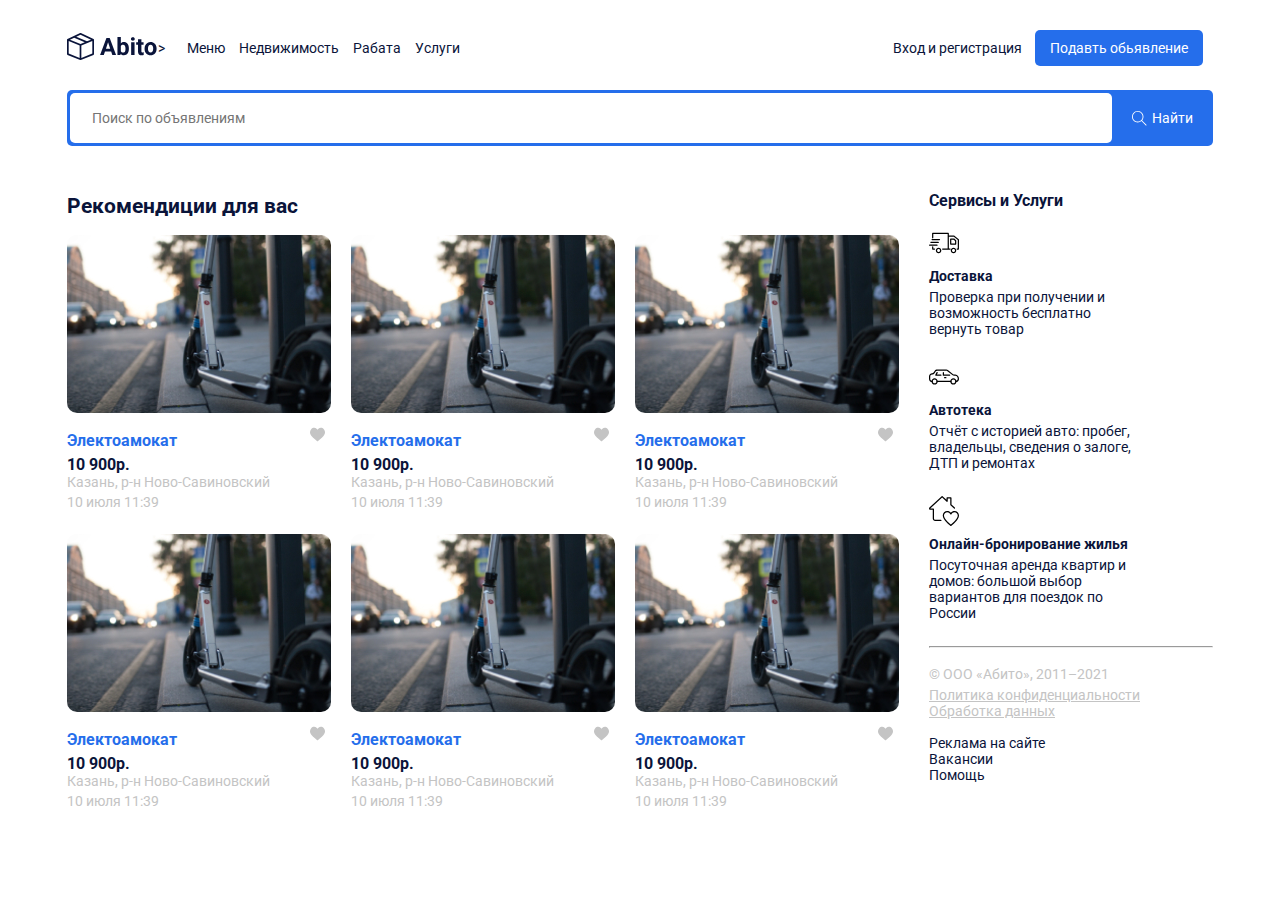
<file: index.html>
<!DOCTYPE html>
<html>
    <head>
        <meta charset="utf8">
        <meta name='viewport' content="width=device-width, initial-scale=1" > 
        <title>
            Avito
        </title>
        <link rel="preconnect" href="https://fonts.googleapis.com">
        <link rel="preconnect" href="https://fonts.gstatic.com" crossorigin>
        <link href="https://fonts.googleapis.com/css2?family=Roboto:wght@400;700&display=swap" rel="stylesheet">
        <link rel="stylesheet" href="style.css">
        <link rel="stylesheet" href="normalize.css">

    </head>
    <body>
        <header class="header container">      
            <div class="navbar">
                <a href="/index.html" class="logo">  
                <img src="img/box 1.svg" alt="" class="logoimg"></a>
            
                <div class="nav-panel">
                    <button class='closed-navbar'>
                        <svg width="12" height="16" viewBox="0 0 12 16" fill="none" xmlns="http://www.w3.org/2000/svg">
                        <path d="M1 1L11.5 15.5M1 15.5L11.5 1" stroke="black"/>
                        </svg>
                    </button>>
                    <nav class="navbar-menu">
                        <ul class="menu">
                            <li class="menu-item">
                                <a href="#" class="menu-link"> Меню</a>
                            </li> 
                            <li class="menu-item">
                                <a href="#" class="menu-link"> Недвижимость</a>
                            </li>
                            <li class="menu-item">
                                <a href="#" class="menu-link">Рабата</a>
                            </li>
                            <li class="menu-item">
                                <a href="#" class="menu-link"> Услуги</a>
                            </li>
                        </ul>
                    </nav>
                    
                    <div class="button-group">
                        <a href="#" class="button button-link"> Вход и регистрация</a>
                        <a href="#" class="button button-primary"> Подавть обьявление </a>
                    </div>
                    
                </div>
                <button class="button-hamburger"> <svg width="30" height="16" viewBox="0 0 30 16" fill="none" xmlns="http://www.w3.org/2000/svg">
                    <path d="M0.937476 2.37501H29.0624C29.58 2.37501 29.9999 1.95498 29.9999 1.43754C29.9999 0.920016 29.5799 0.500061 29.0624 0.500061H0.937476C0.419955 0.500061 0 0.920094 0 1.43754C0 1.95498 0.420033 2.37501 0.937476 2.37501Z" fill="black"/>
                    <path d="M29.0624 7.06256H0.937476C0.419955 7.06256 0 7.48259 0 8.00003C0 8.51747 0.420033 8.9375 0.937476 8.9375H29.0624C29.58 8.9375 29.9999 8.51747 29.9999 8.00003C29.9999 7.48259 29.58 7.06256 29.0624 7.06256Z" fill="black"/>
                    <path d="M29.0625 13.625H10.3125C9.79495 13.625 9.375 14.0451 9.375 14.5625C9.375 15.08 9.79503 15.5 10.3125 15.5H29.0625C29.58 15.5 29.9999 15.0799 29.9999 14.5625C30 14.045 29.58 13.625 29.0625 13.625Z" fill="black"/>
                    </svg>
                    </button>
                    
                        
            </div>
                <div class="search-panel">
                    <input type="search" class="search-input" placeholder="Поиск по объявлениям "> 
                    <button class="search-button"> 
                        <svg class="search-items" width="15" height="15" viewBox="0 0 15 15" fill="none" xmlns="http://www.w3.org/2000/svg">
                            <path d="M14.6506 14.0012L10.0862 9.43675C10.9465 8.43352 11.4706 7.13293 11.4706 5.71058C11.4706 2.54822 8.89765 -0.0247192 5.7353 -0.0247192C4.20353 -0.0247192 2.76265 0.571751 1.67824 1.6544C0.595589 2.73793 -0.000881376 4.17881 9.77541e-07 5.71058C9.77541e-07 8.87293 2.57294 11.4459 5.7353 11.4459C7.15765 11.4459 8.45912 10.9218 9.46235 10.0615L14.0268 14.6259L14.6506 14.0012ZM5.7353 10.5635C3.06 10.5635 0.882354 8.38675 0.882354 5.71058C0.881472 4.41352 1.38618 3.19499 2.30294 2.2791C3.21882 1.36234 4.43824 0.857634 5.7353 0.857634C8.41059 0.857634 10.5882 3.0344 10.5882 5.71058C10.5882 8.38587 8.41059 10.5635 5.7353 10.5635Z" fill="white"/>
                        </svg>
                        <span class="seart-button-text"> Найти</span>
                        
                            
                    </button>                    
                    </div>
                    
        </header>

        <div class="page-content container">
            <main class="main"> 
                <h2 class="page-title"> Рекомендиции для вас</h2>
              <div class="cards">
                <div class="card">
                    <a href="single.html" class="card-link">
                        <img class="card-img"src="img/card-img.jpg" alt="">
                    </a>
                    <div class="card-header">
                        <a href="single.html" class="card-link">
                            <h3 class="card-title"> Электоамокат</h3>
                        </a>
                        <button class="like"> <img src="img/Vector.svg" alt="like"></button>
                    </div>
                    <div>
                    <strong class="card-price">
                        10 900p.
                    </strong>
                    <p class="card-text">Казань, р-н Ново-Савиновский </p>
                    <p class="card-text"> 10 июля 11:39</p>
                    </div>

                </div>
                <div class="card">
                    <a href="single.html" class="card-link">
                        <img class="card-img"src="img/card-img.jpg" alt="">
                    </a>
                    <div class="card-header">
                        <a href="single.html" class="card-link">
                            <h3 class="card-title"> Электоамокат</h3>
                        </a>
                        <button class="like"> <img src="img/Vector.svg" alt="like"></button>
                    </div>
                    <strong class="card-price">
                        10 900p.
                    </strong>
                    <p class="card-text">Казань, р-н Ново-Савиновский </p>
                    <p class="card-text"> 10 июля 11:39</p>
                </div>
                <div class="card">
                    <a href="single.html" class="card-link">
                        <img class="card-img"src="img/card-img.jpg" alt="">
                    </a>
                    <div class="card-header">
                        <a href="single.html" class="card-link">
                            <h3 class="card-title"> Электоамокат</h3>
                        </a>
                        <button class="like"> <img src="img/Vector.svg" alt="like"></button>
                    </div>
                    <strong class="card-price">
                        10 900p.
                    </strong>
                    <p class="card-text">Казань, р-н Ново-Савиновский </p>
                    <p class="card-text"> 10 июля 11:39</p>
                </div>
                <div class="card">
                    <a href="single.html" class="card-link">
                        <img class="card-img"src="img/card-img.jpg" alt="">
                    </a>
                    <div class="card-header">
                        <a href="single.html" class="card-link">
                            <h3 class="card-title"> Электоамокат</h3>
                        </a>
                        <button class="like"> <img src="img/Vector.svg" alt="like"></button>
                    </div>
                    <strong class="card-price">
                        10 900p.
                    </strong>
                    <p class="card-text">Казань, р-н Ново-Савиновский </p>
                    <p class="card-text"> 10 июля 11:39</p>
                </div>
                <div class="card">
                    <a href="single.html" class="card-link">
                        <img class="card-img"src="img/card-img.jpg" alt="">
                    </a>
                    <div class="card-header">
                        <a href="single.html" class="card-link">
                            <h3 class="card-title"> Электоамокат</h3>
                        </a>
                        <button class="like"> <img src="img/Vector.svg" alt="like"></button>
                    </div>
                    <strong class="card-price">
                        10 900p.
                    </strong>
                    <p class="card-text">Казань, р-н Ново-Савиновский </p>
                    <p class="card-text"> 10 июля 11:39</p>
                </div>
                <div class="card">
                    <a href="single.html" class="card-link">
                        <img class="card-img"src="img/card-img.jpg" alt="">
                    </a>
                    <div class="card-header">
                        <a href="single.html" class="card-link">
                            <h3 class="card-title"> Электоамокат</h3>
                        </a>
                        <button class="like"> <img src="img/Vector.svg" alt="like"></button>
                    </div>
                    <strong class="card-price">
                        10 900p.
                    </strong>
                    <p class="card-text">Казань, р-н Ново-Савиновский </p>
                    <p class="card-text"> 10 июля 11:39</p>
                </div>

               

              </div>
                       
            </main>
            <aside class="sidebar">
                <h3 class="page-title"> Сервисы и Услуги</h3>  
                <div class="block-servises">

                    <div class="block-servise">
                        <img class="block-img"src="img/001-delivery-truck 1.svg" alt="">   
                        <h3 class="block-title">Доставка</h3>
                        <p  class="serves-text"> Проверка при получении и возможность бесплатно вернуть товар</p>
                    </div>
                </div>

                
                    <div class="block-servise">
                        <img class="block-img" src="img/002-sedan.svg" alt="">   
                        <h3 class="block-title">Автотека</h3>
                        <p  class="serves-text"> Отчёт с историей авто: пробег, владельцы, сведения о залоге, ДТП и ремонтах</p>
                    </div>
               

               
                    <div class="block-servise">
                        <img class="block-img" src="img/love 1.svg" alt="">   
                        <h3 class="block-title">Онлайн-бронирование жилья</h3>
                        <p  class="serves-text"> Посуточная аренда квартир и домов: большой выбор вариантов для поездок по России</p>
                    </div> 
                    <hr/>    
                    <footer class="footer">
                        <p class="footer-text">© ООО «Абито», 2011–2021</p>
                         <ul class="footer-menu">
                            <li class="footer-menu-item">
                                <a href="#" class="footer-text"> Политика конфиденциальности</a>
                            </li>
                            <li class="footer-menu-item">
                                <a href="#" class="footer-text">Обработка данных</a>
                            </li>
                        </ul>
                        <ul class="footer-link">
                            <li class="footer-menu-link">

                                <a href="#" class="footer-link">
                                    Реклама на сайте
                                </a>
                            </li>
                            <li class="footer-menu-link">
                                <a href="#" class="footer-link">
                                    Вакансии
                                </a>
                            </li>
                            <li class="footer-menu-link">
                                <a href="#" class="footer-link">
                                    Помощь 
                                </a>
                            </li>
                        </ul>

                    </footer>           
            </aside> 
            
        </div>
    </body>
    <script src="https://unpkg.com/swiper/swiper-bundle.min.js"></script>
    <script src="main.js"></script>
</html>
</file>
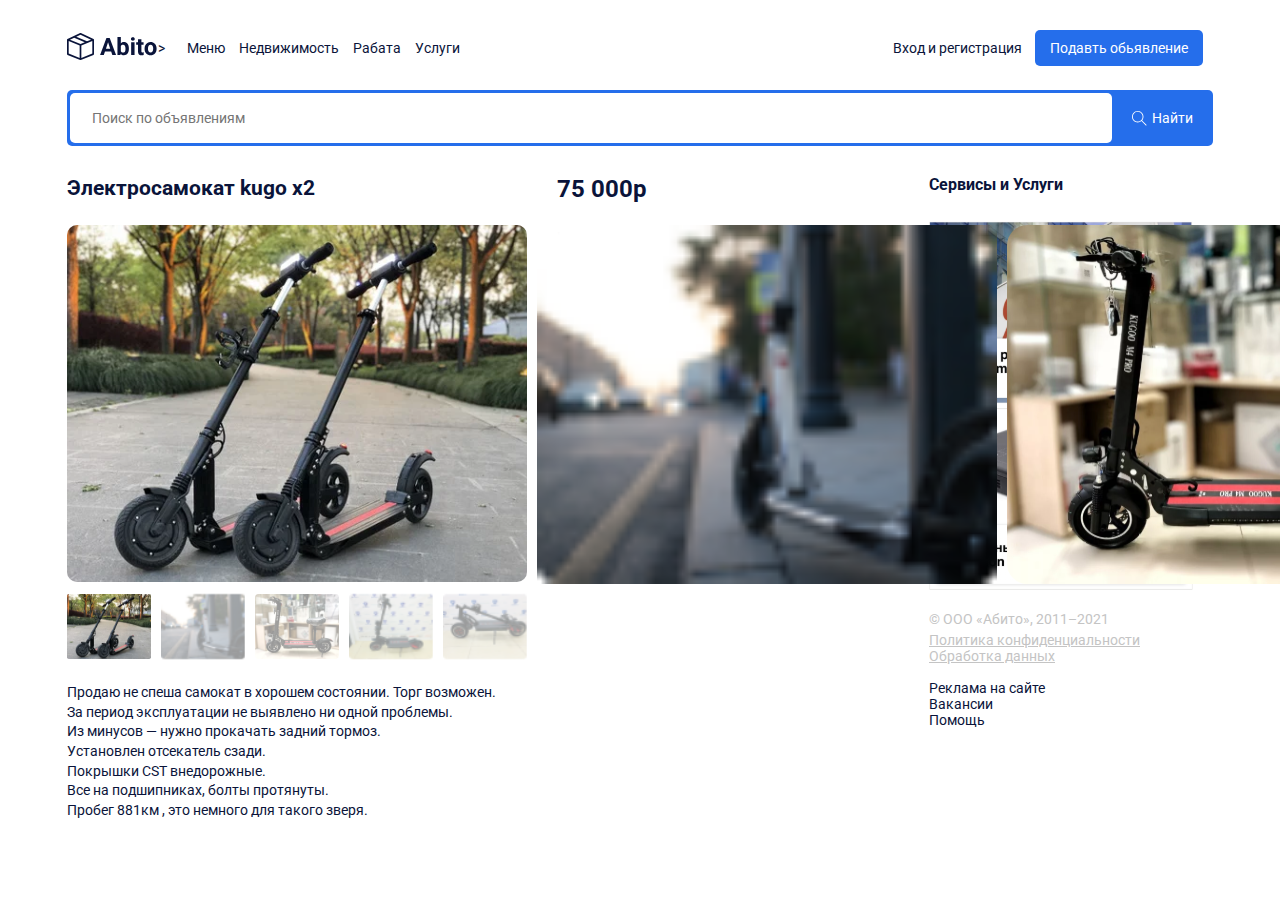
<file: single.html>
<!DOCTYPE html>
<html>
    <head>
        <meta charset="utf8">
        <meta name='viewport' content="width=device-width, initial-scale=1.0" > 
        <title>
            Avito
        </title>
        <link rel="preconnect" href="https://fonts.googleapis.com">
        <link rel="preconnect" href="https://fonts.gstatic.com" crossorigin>
        <link href="https://fonts.googleapis.com/css2?family=Roboto:wght@400;700&display=swap" rel="stylesheet">
        <link rel="stylesheet" href="https://unpkg.com/swiper/swiper-bundle.min.css" />
        <link rel="stylesheet" href="style__single.css">
        <link rel="stylesheet" href="style.css">
        <link rel="stylesheet" href="normalize.css">

    </head>
    <body>
        <header class="header container">      
            <div class="navbar">
                <a href="/index.html" class="logo">  
                <img src="img/box 1.svg" alt="" class="logoimg"></a>
            
                <div class="nav-panel">
                    <button class='closed-navbar'>
                        <svg width="12" height="16" viewBox="0 0 12 16" fill="none" xmlns="http://www.w3.org/2000/svg">
                        <path d="M1 1L11.5 15.5M1 15.5L11.5 1" stroke="black"/>
                        </svg>
                    </button>>
                    <nav class="navbar-menu">
                        <ul class="menu">
                            <li class="menu-item">
                                <a href="#" class="menu-link"> Меню</a>
                            </li> 
                            <li class="menu-item">
                                <a href="#" class="menu-link"> Недвижимость</a>
                            </li>
                            <li class="menu-item">
                                <a href="#" class="menu-link">Рабата</a>
                            </li>
                            <li class="menu-item">
                                <a href="#" class="menu-link"> Услуги</a>
                            </li>
                        </ul>
                    </nav>
                    
                    <div class="button-group">
                        <a href="#" class="button button-link"> Вход и регистрация</a>
                        <a href="#" class="button button-primary"> Подавть обьявление </a>
                    </div>
                    
                </div>
                <button class="button-hamburger"> <svg width="30" height="16" viewBox="0 0 30 16" fill="none" xmlns="http://www.w3.org/2000/svg">
                    <path d="M0.937476 2.37501H29.0624C29.58 2.37501 29.9999 1.95498 29.9999 1.43754C29.9999 0.920016 29.5799 0.500061 29.0624 0.500061H0.937476C0.419955 0.500061 0 0.920094 0 1.43754C0 1.95498 0.420033 2.37501 0.937476 2.37501Z" fill="black"/>
                    <path d="M29.0624 7.06256H0.937476C0.419955 7.06256 0 7.48259 0 8.00003C0 8.51747 0.420033 8.9375 0.937476 8.9375H29.0624C29.58 8.9375 29.9999 8.51747 29.9999 8.00003C29.9999 7.48259 29.58 7.06256 29.0624 7.06256Z" fill="black"/>
                    <path d="M29.0625 13.625H10.3125C9.79495 13.625 9.375 14.0451 9.375 14.5625C9.375 15.08 9.79503 15.5 10.3125 15.5H29.0625C29.58 15.5 29.9999 15.0799 29.9999 14.5625C30 14.045 29.58 13.625 29.0625 13.625Z" fill="black"/>
                    </svg>
                    </button>
                    
                        
            </div>
                <div class="search-panel">
                    <input type="search" class="search-input" placeholder="Поиск по объявлениям "> 
                    <button class="search-button"> 
                        <svg class="search-items" width="15" height="15" viewBox="0 0 15 15" fill="none" xmlns="http://www.w3.org/2000/svg">
                            <path d="M14.6506 14.0012L10.0862 9.43675C10.9465 8.43352 11.4706 7.13293 11.4706 5.71058C11.4706 2.54822 8.89765 -0.0247192 5.7353 -0.0247192C4.20353 -0.0247192 2.76265 0.571751 1.67824 1.6544C0.595589 2.73793 -0.000881376 4.17881 9.77541e-07 5.71058C9.77541e-07 8.87293 2.57294 11.4459 5.7353 11.4459C7.15765 11.4459 8.45912 10.9218 9.46235 10.0615L14.0268 14.6259L14.6506 14.0012ZM5.7353 10.5635C3.06 10.5635 0.882354 8.38675 0.882354 5.71058C0.881472 4.41352 1.38618 3.19499 2.30294 2.2791C3.21882 1.36234 4.43824 0.857634 5.7353 0.857634C8.41059 0.857634 10.5882 3.0344 10.5882 5.71058C10.5882 8.38587 8.41059 10.5635 5.7353 10.5635Z" fill="white"/>
                        </svg>
                        <span class="seart-button-text"> Найти</span>
                        
                            
                    </button>                    
                    </div>
        </header>

        <div class="page-content container">
            <main class="main main-single"> 
                <div class="content content-single">               
                    <h2 class="page-title"> Электросамокат kugo x2</h2>
                    <div
                    style="--swiper-navigation-color: #fff; --swiper-pagination-color: #fff"
                    class="swiper-container mySwiper2">
            
                    <div class="swiper-wrapper">
                        <div class="swiper-slide">
                          <img class="swiper-img"src="img/Rectangle 3.svg" />
                        </div>
                        <div class="swiper-slide">
                          <img class="swiper-img" src="img/Rectangle 5.png" />
                        </div>
                        <div class="swiper-slide">
                          <img class="swiper-img" src="img/Rectangle 6.svg" />
                        </div>
                        <div class="swiper-slide">
                          <img  class="swiper-img" src="img/Rectangle 7.png" />
                        </div>
                        <div class="swiper-slide">
                          <img class="swiper-img" src="img/Rectangle 8.png" />
                        </div>
                      
                      </div>

                    
                    <div thumbsSlider="" class="swiper-container mySwiper">
                      <div class="swiper-wrapper">
                        <div class="swiper-slide">
                            <img src="img/Rectangle 3.svg" />
                          </div>
                          <div class="swiper-slide">
                            <img src="img/Rectangle 5.png" />
                          </div>
                          <div class="swiper-slide">
                            <img src="img/Rectangle 6.svg" />
                          </div>
                          <div class="swiper-slide">
                            <img src="img/Rectangle 7.png" />
                          </div>
                          <div class="swiper-slide">
                            <img src="img/Rectangle 8.png" />
                          </div>
                      </div>
                    </div>
                    </div>
                    <div class="content-text">
                        <p>Продаю не спеша самокат в хорошем состоянии.
                        Торг возможен.<br>
                        За период эксплуатации не выявлено ни одной проблемы.<br>
                        Из минусов — нужно прокачать задний тормоз.<br>
                        Установлен отсекатель сзади.<br>
                        Покрышки CST внедорожные.<br>
                        Все на подшипниках, болты протянуты.<br>
                        Пробег 881км , это немного для такого зверя.<br><p>
                    </div>  
                    </div>
                <div class="author">
                    <strong class="single-price">75 000p</strong>
                    <div class="wrapper-author">
                        <div class="author-info">
                            <span class="author-fio">Игорь Формов</span>
                                <div class="author-rating"> 
                                    <svg width="10" height="10" viewBox="0 0 10 10" fill="none" xmlns="http://www.w3.org/2000/svg">
                                        <path d="M9.97393 3.83595C9.90847 3.63346 9.72887 3.48965 9.51639 3.4705L6.63011 3.20842L5.4888 0.537072C5.40465 0.341297 5.21299 0.214569 5.00005 0.214569C4.78711 0.214569 4.59545 0.341297 4.5113 0.53753L3.36999 3.20842L0.483257 3.4705C0.271154 3.4901 0.0920116 3.63346 0.0261682 3.83595C-0.0396751 4.03844 0.0211327 4.26054 0.181583 4.40054L2.36326 6.31389L1.71994 9.14775C1.67286 9.35612 1.75374 9.5715 1.92662 9.69647C2.01955 9.76361 2.12827 9.79779 2.23791 9.79779C2.33244 9.79779 2.42621 9.77231 2.51036 9.72195L5.00005 8.23396L7.48882 9.72195C7.67094 9.83152 7.90052 9.82152 8.07302 9.69647C8.24598 9.57112 8.32678 9.35566 8.27971 9.14775L7.63638 6.31389L9.81806 4.40093C9.97851 4.26054 10.0398 4.03882 9.97393 3.83595Z" fill="#FFC107"/>
                                    </svg>
                                    <svg width="10" height="10" viewBox="0 0 10 10" fill="none" xmlns="http://www.w3.org/2000/svg">
                                        <path d="M9.97393 3.83595C9.90847 3.63346 9.72887 3.48965 9.51639 3.4705L6.63011 3.20842L5.4888 0.537072C5.40465 0.341297 5.21299 0.214569 5.00005 0.214569C4.78711 0.214569 4.59545 0.341297 4.5113 0.53753L3.36999 3.20842L0.483257 3.4705C0.271154 3.4901 0.0920116 3.63346 0.0261682 3.83595C-0.0396751 4.03844 0.0211327 4.26054 0.181583 4.40054L2.36326 6.31389L1.71994 9.14775C1.67286 9.35612 1.75374 9.5715 1.92662 9.69647C2.01955 9.76361 2.12827 9.79779 2.23791 9.79779C2.33244 9.79779 2.42621 9.77231 2.51036 9.72195L5.00005 8.23396L7.48882 9.72195C7.67094 9.83152 7.90052 9.82152 8.07302 9.69647C8.24598 9.57112 8.32678 9.35566 8.27971 9.14775L7.63638 6.31389L9.81806 4.40093C9.97851 4.26054 10.0398 4.03882 9.97393 3.83595Z" fill="#FFC107"/>
                                    </svg>
                                    <svg width="10" height="10" viewBox="0 0 10 10" fill="none" xmlns="http://www.w3.org/2000/svg">
                                        <path d="M9.97393 3.83595C9.90847 3.63346 9.72887 3.48965 9.51639 3.4705L6.63011 3.20842L5.4888 0.537072C5.40465 0.341297 5.21299 0.214569 5.00005 0.214569C4.78711 0.214569 4.59545 0.341297 4.5113 0.53753L3.36999 3.20842L0.483257 3.4705C0.271154 3.4901 0.0920116 3.63346 0.0261682 3.83595C-0.0396751 4.03844 0.0211327 4.26054 0.181583 4.40054L2.36326 6.31389L1.71994 9.14775C1.67286 9.35612 1.75374 9.5715 1.92662 9.69647C2.01955 9.76361 2.12827 9.79779 2.23791 9.79779C2.33244 9.79779 2.42621 9.77231 2.51036 9.72195L5.00005 8.23396L7.48882 9.72195C7.67094 9.83152 7.90052 9.82152 8.07302 9.69647C8.24598 9.57112 8.32678 9.35566 8.27971 9.14775L7.63638 6.31389L9.81806 4.40093C9.97851 4.26054 10.0398 4.03882 9.97393 3.83595Z" fill="#FFC107"/>
                                    </svg>
                                    <svg width="10" height="10" viewBox="0 0 10 10" fill="none" xmlns="http://www.w3.org/2000/svg">
                                        <path d="M9.97393 3.83595C9.90847 3.63346 9.72887 3.48965 9.51639 3.4705L6.63011 3.20842L5.4888 0.537072C5.40465 0.341297 5.21299 0.214569 5.00005 0.214569C4.78711 0.214569 4.59545 0.341297 4.5113 0.53753L3.36999 3.20842L0.483257 3.4705C0.271154 3.4901 0.0920116 3.63346 0.0261682 3.83595C-0.0396751 4.03844 0.0211327 4.26054 0.181583 4.40054L2.36326 6.31389L1.71994 9.14775C1.67286 9.35612 1.75374 9.5715 1.92662 9.69647C2.01955 9.76361 2.12827 9.79779 2.23791 9.79779C2.33244 9.79779 2.42621 9.77231 2.51036 9.72195L5.00005 8.23396L7.48882 9.72195C7.67094 9.83152 7.90052 9.82152 8.07302 9.69647C8.24598 9.57112 8.32678 9.35566 8.27971 9.14775L7.63638 6.31389L9.81806 4.40093C9.97851 4.26054 10.0398 4.03882 9.97393 3.83595Z" fill="#FFC107"/>
                                    </svg>
                                    <svg width="10" height="10" viewBox="0 0 10 10" fill="none" xmlns="http://www.w3.org/2000/svg">
                                        <path d="M9.97393 3.83595C9.90847 3.63346 9.72887 3.48965 9.51639 3.4705L6.63011 3.20842L5.4888 0.537072C5.40465 0.341297 5.21299 0.214569 5.00005 0.214569C4.78711 0.214569 4.59545 0.341297 4.5113 0.53753L3.36999 3.20842L0.483257 3.4705C0.271154 3.4901 0.0920116 3.63346 0.0261682 3.83595C-0.0396751 4.03844 0.0211327 4.26054 0.181583 4.40054L2.36326 6.31389L1.71994 9.14775C1.67286 9.35612 1.75374 9.5715 1.92662 9.69647C2.01955 9.76361 2.12827 9.79779 2.23791 9.79779C2.33244 9.79779 2.42621 9.77231 2.51036 9.72195L5.00005 8.23396L7.48882 9.72195C7.67094 9.83152 7.90052 9.82152 8.07302 9.69647C8.24598 9.57112 8.32678 9.35566 8.27971 9.14775L7.63638 6.31389L9.81806 4.40093C9.97851 4.26054 10.0398 4.03882 9.97393 3.83595Z" fill="#FFC107"/>
                                    </svg>     
                                    <span class="rating-counter">5 отзывов</span>         
                                                                     
                                </div>  
                                <span class="author-status">Частое лицо</span>  
                        </div>      
                        <div class="author-img">                   
                            <img src="img/image.jpg" class="author-avatar"alt="author-avatar">
                        </div> 
                        
                    </div>
                    <div class="button-group">
                        <button class="button button-block button-primary">Показать телефон</button>
                        <button class="button button-block button-second">Показать Сообщение</button>

                    </div>
                </div>
            </main>
            <aside class="sidebar">
                <h3 class="page-title"> Сервисы и Услуги</h3>  
                <div class="block-servises">
                    <a href="#" ><img class="addd"src="img/image 1.svg" alt=""></a>
                    <a href="#" ><img class="addd" src="img/image 2.svg" alt=""></a>
                    <footer class="footer">
                        <p class="footer-text">© ООО «Абито», 2011–2021</p>
                         <ul class="footer-menu">
                            <li class="footer-menu-item">
                                <a href="#" class="footer-text"> Политика конфиденциальности</a>
                            </li>
                            <li class="footer-menu-item">
                                <a href="#" class="footer-text">Обработка данных</a>
                            </li>
                        </ul>
                        <ul class="footer-link">
                            <li class="footer-menu-link">

                                <a href="#" class="footer-link">
                                    Реклама на сайте
                                </a>
                            </li>
                            <li class="footer-menu-link">
                                <a href="#" class="footer-link">
                                    Вакансии
                                </a>
                            </li>
                            <li class="footer-menu-link">
                                <a href="#" class="footer-link">
                                    Помощь 
                                </a>
                            </li>
                        </ul>

                    </footer>           
            </aside> 
            
        </div>
    </body>
    <script src="https://unpkg.com/swiper/swiper-bundle.min.js"></script>
    <script src="main.js"></script>
</html>
</file>
<file: style.css>
html{


    color: #0A143A;
}
body{
    font-family: 'Roboto', sans-serif;
    font-size: 14px;
   
}
.container{
    max-width: 1146px;
    margin: auto; 
}
header{
    padding-top: 30px;
    padding-bottom: 30px;
    margin-bottom: 12px;
}

.navbar
{
    display: flex;  /*гибкий блок   */
    align-items: center; 
    justify-content: space-between; 
    margin-bottom: 24px;    ;
}
.navbar-menu{
    margin-right: auto;
}
.nav-panel
{
    flex-grow: 1;
    display: flex;
    align-items: center;

}
.menu{
    margin: 0px;
    list-style: none;
    padding-left: 22px;
    padding-right: 22px;
    display: flex;
}

.menu-item:not(:last-child){
    margin-right: 14px;
}
.menu-link{

    text-decoration: none;
    color: inherit;
}
.button-group{
    padding: 10px
    
}
.button{
    text-decoration: none;
    cursor: pointer;
}
.button-link
{
    margin-right: 10px;
    color: inherit;
}
.button-primary{
    background: #256EEB;
    border-radius: 5px;
    color: white;
    padding: 10px 15px;
}
.search-panel{

    height: 50px;
    background: #256EEB;
    border-radius: 5px;
    display: flex;
    padding: 3px;
}
.search-input{

    flex-grow: 1;
    background: #FFFFFF;
    border-radius: 5px;
    border:none;
    padding: 22px;
}
.search-button{

    background: #256EEB;
    border:none;
    color: white;
    padding-left: 20px;
    padding-right: 17px;
    display: flex;
    align-items: center;
    cursor: pointer;

}
.seart-button-text{
    
    margin-left:5px ;
}
.page-content{
    display: grid;
    grid-template-columns: 9fr 3fr;
    grid-column-gap: 10px;
}
.card-img{

    border-radius: 10px;
    width: 264px;
    height: 178px;
    object-fit: cover;
}
.cards{
    display: flex;
    flex-wrap: wrap;
    /* justify-content: space-between; */
}
.card{
    margin-right: 20px;
    margin-bottom: 20px;
    display: block;
}

.card-title{
    font-size: 16px;
    line-height: 19px;
    color: #256EEB;    
    margin-top: 15px;
    margin-bottom: 5px;
}
.card-header{

    display: flex;
    justify-content: space-between;
    align-items: center;
}
.like{
    background-color: white;
    border: none;
    cursor: pointer;
    border-radius: 3px;
    margin-left: 15px;
}
.card-price{
    font-size: 16px;
    line-height: 19px;
    margin-bottom: 10px;
    /* display: block; */
}
.card-text{
    font-size: 14px;
    line-height: 16px;
    color: #C4C4C4;
    margin-top: 0;
    margin-bottom: 4px;
}
.card-link{
    text-decoration: none;
}
.block-img{
    margin-bottom: 7px;
}
.block-title
{
    margin-top: 0px;
    margin-bottom: 5px;
    font-weight: bold;
    font-size: 14px;
    line-height: 16px;

}
.serves-text{
    font-weight: normal;
    font-size: 14px;
    line-height: 16px;
    text-decoration: none;
    max-width: 217px;
    margin-top: 0px;
}
.block-servise{
    margin-bottom: 25px;
}
.footer-text{
    font-size: 14px;
    line-height: 16px;
    color: #C4C4C4;
}
.footer-menu{
    margin: 0px;
    padding: 0px;
    list-style: none;
    margin-bottom:16px;
}
.footer-text
{
    margin-top: 18px;
    margin-bottom: 5px;
}
.footer-link{
    text-decoration: none;
    margin: 0px;
    padding: 0px;
    list-style: none;
    margin-bottom:16px;
    color: #0A143A;
}
.button-hamburger{
    background-color: white;
    border: none;
    display: none ;
}
.closed-navbar{
    display: none;
}
@media (max-width:1200px) {
    
    .container{
        max-width: 960px;
    }
    .card{
        width: 45%;
        
    }
    .card-img{
        width: 100%;
        height: 200px;
    }
    
}
@media (max-width:992px) {
    .container{
        max-width: 740px;
    }
    .card-img{
        width: 100%;
        height: 150px;
    }
    .button-hamburger{
         display: block ;
         cursor: pointer;
    }
    .button-group{
      padding: 0;
    }
    .nav-panel{
        position: fixed;
        top:0px;
        right: 0px;
        width: 100%;
        height: 100%;
        z-index: 9;
        background-color: white;
        flex-direction: column;
        align-items: center;
        justify-content: center;
        transition: transform 0.2s;
        transform: translateX(100%);
    }
    .closed-navbar{
        display: block;
        position: absolute;
        right: 30px;
        top:30px;
        cursor: pointer;
        background-color: #fff;
        border: none;
    }
    .open-menu{
        transform: translateX(0%);
        opacity: 1;
    }
    .navbar-menu{
        margin-left: auto;
        margin-bottom: 20px;
    }
    .menu{
        flex-direction: column;
        align-items: center;
        justify-content: center;

    }
    .menu-item:not(:last-child){
        margin-right: 0px;
        margin-bottom: 20px;

    }
    .button-group{
        display: flex;
        flex-direction: column;
        align-items: center;

    }
}
@media (max-width:768px) {
    .container{
        max-width: 560px;
    }
    .card{
        
        width: 100%;
    }
    .card-img{
        height: 250px;
    }
    .page-content{
        grid-template-columns: 8fr 4fr ;
    }
}
@media (max-width:572px) {

    .container{
    max-width: 90%;
   
}
    .seart-button-text{
        display: none;
    }
    .page-content{
        grid-template-columns: 12fr ;
    }
    .card-img{
        height: 300px;
        
    }
    .card{
        margin-right: 0px;
    }
    .page-content{
        display: block;
    }
}
</file>
<file: style__single.css>
.main-single{
    display: flex;
}
img{
  overflow:initial;
}
.content{
    margin-right: 30px;
    max-width: 460px;
}
.swipper-img{

    border-radius: 10px;
    width: 100%;
}

.swiper-slide {
    background-size: cover;
    background-position: center;
  }

  .mySwiper2 {
    border-radius: 10px;
    width: 100%;
  }

  .mySwiper {
    height: 20%;
    box-sizing: border-box;
    padding: 10px 0;

  }

  .mySwiper .swiper-slide {
    width: 25%;
    height: 100%;
    opacity: 0.4;
    border-radius: 10px;
  }

  .mySwiper .swiper-slide-thumb-active {
    opacity: 1;
  }

  .swiper-slide img {
    display: block;
    width: 100%;
    height: 100%;
    object-fit: cover;
    border-radius: 3px;
  }
  .content-text{
    font-size: 14px;
    line-height: 140%;
  }
  .page-title{

    margin-top: 0px;
    margin-bottom: 25px;
  }
  .wrapper-author{
    margin-top: 25px;
    margin-bottom: 30px;
    display: flex;
    align-items: center;
    justify-content: space-between;
    min-width: 264px;
  }
  .author-avatar{
    width: 50px;
    height: 50px;
    object-fit: cover;
    border-radius: 50%;
  }
  .author-fio{
    font-weight: bold;
    font-size: 14px;
    line-height: 16px;
    display: block;
    margin-bottom: 4px;
  }
  .author-rating{
    margin-bottom: 5px;
      
  }
  .rating-counter{
    font-weight: normal;
    font-size: 14px;
    line-height: 16px;
    opacity: 0.5;
    margin-left: 5px;
  }
  .button-block{
      border: none;
      width: 100%;
      height: 54px;
      display: block;
      margin-bottom: 14px;
  }
  .button-second{
    background: #14B4BE;
    border-radius: 5px;
    color: white;
  }
  .single-price{
    
    font-size: 24px;
    
    margin-bottom: 25px;
    display: block;
  }
@media (max-width:1200px) {

  .addd{
    width: 200px;
  }
}
  @media (max-width:992px) {
   
    .main-single{
  
      flex-direction: column;
  
    }    
    .button-group{
      padding: 0;
    }
    .author {
      margin-right: 70px;
    }
  } 
  @media (max-width:768px) {
   
    .content {
      width: 300px;
      margin-right: 0px;
    }
   
  }
  @media (max-width:572px) {
    
    .main-single{
      max-width: 100%;
    }
    .content {
      width: 100%;
      margin-right: 0px;
    }
    .swiper-slide img{

      width: 100%;
    }
    .container{      
      max-width: 90%;
    }
    .page-content {
        display: block;
    }
    .author {
      margin-right: 0;
    }
    .addd{
      width: 100%;
    }
}
</file>
